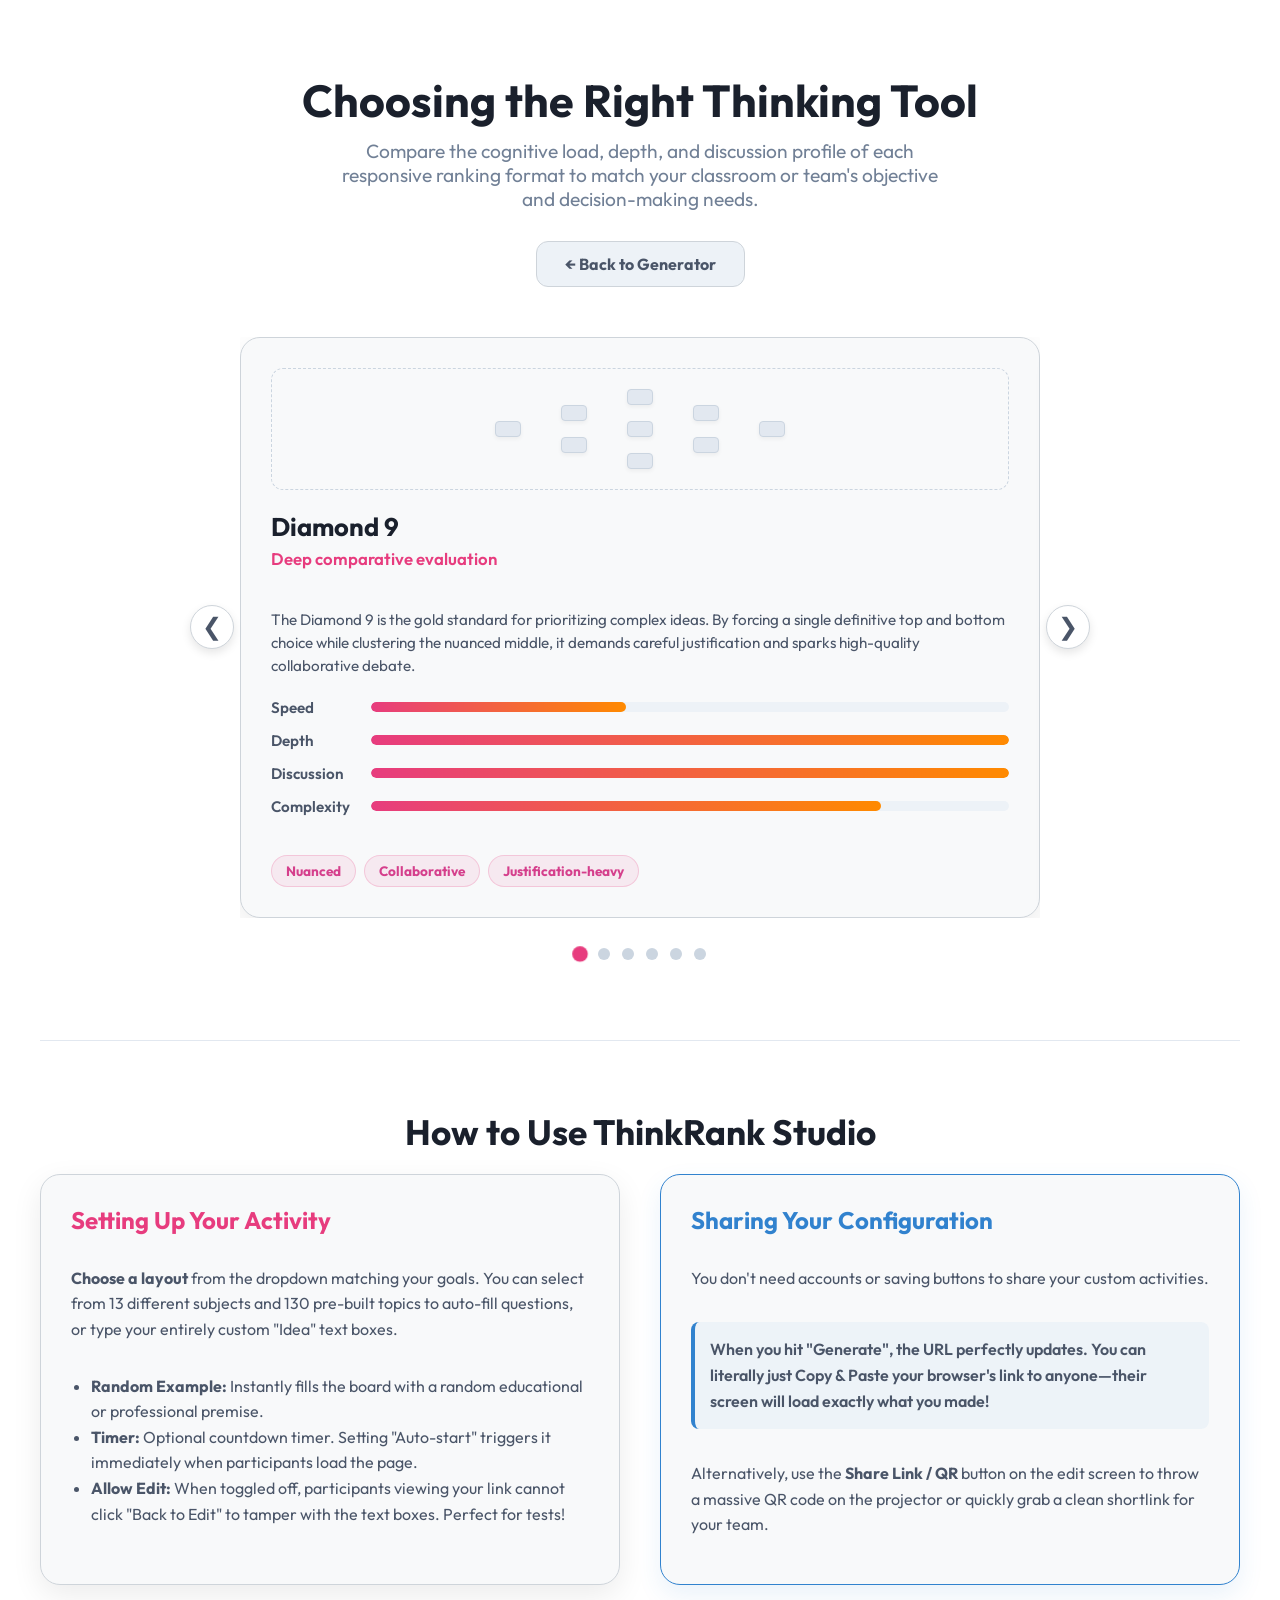
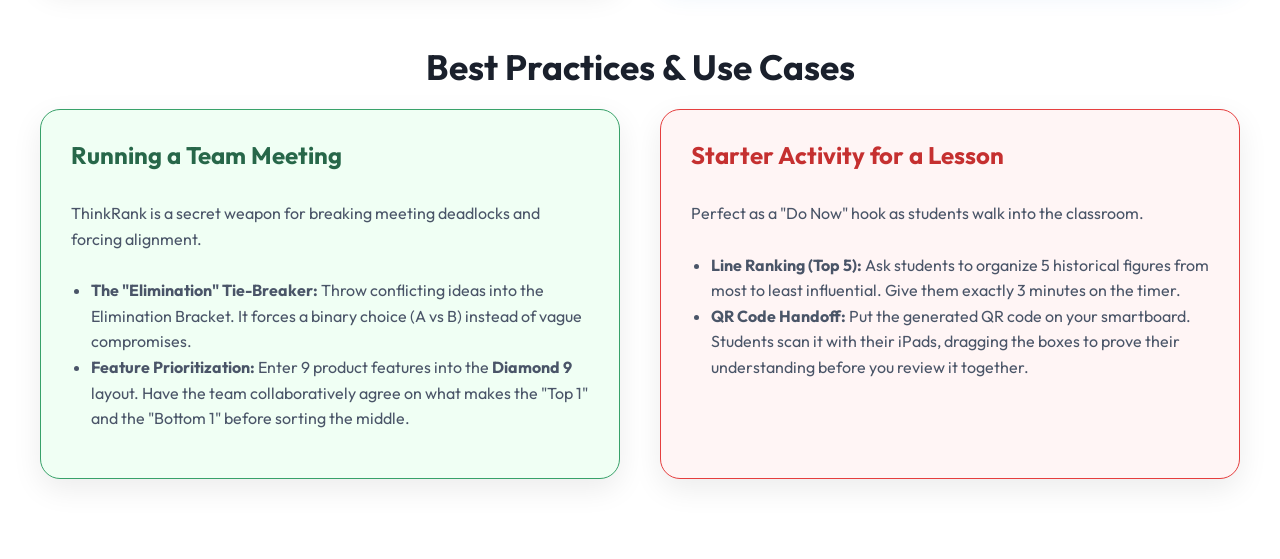
<file: guide.html>
<!DOCTYPE html>
<html lang="en">

<head>
  <meta charset="UTF-8">
  <meta name="viewport" content="width=device-width, initial-scale=1.0">
  <title>Thinking Tools Guide: Ranking Layouts</title>
  <link href="https://fonts.googleapis.com/css2?family=Outfit:wght@400;500;600;700&display=swap" rel="stylesheet">
  <link rel="stylesheet" href="css/styles.css">
  <link rel="stylesheet" href="css/guide.css">
</head>

<body>

  <div class="guide-container">
    <div class="guide-header">
      <h1>Choosing the Right Thinking Tool</h1>
      <p>Compare the cognitive load, depth, and discussion profile of each responsive ranking format to match your
        classroom or team's objective and decision-making needs.</p>
      <a href="index.html" class="btn-back">← Back to Generator</a>
    </div>

    <div class="carousel-wrapper">
      <button id="prevBtn" class="carousel-btn" aria-label="Previous format">&#10094;</button>
      
      <div class="card-grid" id="carousel">

      <!-- Diamond 9 -->
      <div class="guide-card">
        <div class="layout-preview">
          <!-- Mini D9 setup -->
          <div class="preview-box" style="top:20px; left:50%; transform:translateX(-50%);"></div>
          <div class="preview-box" style="top:36px; left:41%; transform:translateX(-50%);"></div>
          <div class="preview-box" style="top:36px; left:59%; transform:translateX(-50%);"></div>
          <div class="preview-box" style="top:52px; left:32%; transform:translateX(-50%);"></div>
          <div class="preview-box" style="top:52px; left:50%; transform:translateX(-50%);"></div>
          <div class="preview-box" style="top:52px; left:68%; transform:translateX(-50%);"></div>
          <div class="preview-box" style="top:68px; left:41%; transform:translateX(-50%);"></div>
          <div class="preview-box" style="top:68px; left:59%; transform:translateX(-50%);"></div>
          <div class="preview-box" style="top:84px; left:50%; transform:translateX(-50%);"></div>
        </div>
        <h2 class="card-title">Diamond 9</h2>
        <div class="thinking-style">Deep comparative evaluation</div>
        <p style="color: #4a5568; line-height: 1.5; font-size: 0.95rem; margin-bottom: 20px;">The Diamond 9 is the gold standard for prioritizing complex ideas. By forcing a single definitive top and bottom choice while clustering the nuanced middle, it demands careful justification and sparks high-quality collaborative debate.</p>
        <div class="ratings-container">
          <div class="rating-row">
            <div class="rating-label">Speed</div>
            <div class="rating-bar-bg">
              <div class="rating-bar-fill" style="width: 40%;"></div>
            </div>
          </div>
          <div class="rating-row">
            <div class="rating-label">Depth</div>
            <div class="rating-bar-bg">
              <div class="rating-bar-fill" style="width: 100%;"></div>
            </div>
          </div>
          <div class="rating-row">
            <div class="rating-label">Discussion</div>
            <div class="rating-bar-bg">
              <div class="rating-bar-fill" style="width: 100%;"></div>
            </div>
          </div>
          <div class="rating-row">
            <div class="rating-label">Complexity</div>
            <div class="rating-bar-bg">
              <div class="rating-bar-fill" style="width: 80%;"></div>
            </div>
          </div>
        </div>
        <div class="tags-container">
          <span class="tag">Nuanced</span><span class="tag">Collaborative</span><span
            class="tag">Justification-heavy</span>
        </div>
      </div>

      <!-- Diamond 5 -->
      <div class="guide-card">
        <div class="layout-preview">
          <!-- Mini D5 setup -->
          <div class="preview-box" style="top:20px; left:50%; transform:translateX(-50%);"></div>
          <div class="preview-box" style="top:42px; left:41%; transform:translateX(-50%);"></div>
          <div class="preview-box" style="top:42px; left:59%; transform:translateX(-50%);"></div>
          <div class="preview-box" style="top:64px; left:50%; transform:translateX(-50%);"></div>
          <div class="preview-box" style="top:86px; left:50%; transform:translateX(-50%);"></div>
        </div>
        <h2 class="card-title">Diamond 5</h2>
        <div class="thinking-style">Focused prioritisation</div>
        <p style="color: #4a5568; line-height: 1.5; font-size: 0.95rem; margin-bottom: 20px;">A streamlined version of the classic diamond shape. The Diamond 5 significantly lowers the cognitive load by reducing the variables, making it an excellent, accessible choice for younger students or rapid-fire team exercises.</p>
        <div class="ratings-container">
          <div class="rating-row">
            <div class="rating-label">Speed</div>
            <div class="rating-bar-bg">
              <div class="rating-bar-fill" style="width: 80%;"></div>
            </div>
          </div>
          <div class="rating-row">
            <div class="rating-label">Depth</div>
            <div class="rating-bar-bg">
              <div class="rating-bar-fill" style="width: 60%;"></div>
            </div>
          </div>
          <div class="rating-row">
            <div class="rating-label">Discussion</div>
            <div class="rating-bar-bg">
              <div class="rating-bar-fill" style="width: 80%;"></div>
            </div>
          </div>
          <div class="rating-row">
            <div class="rating-label">Complexity</div>
            <div class="rating-bar-bg">
              <div class="rating-bar-fill" style="width: 40%;"></div>
            </div>
          </div>
        </div>
        <div class="tags-container">
          <span class="tag">Lower cognitive load</span><span class="tag">Quick comparison</span><span
            class="tag">Accessible</span>
        </div>
      </div>

      <!-- Triangle -->
      <div class="guide-card">
        <div class="layout-preview">
          <!-- Mini Triangle setup -->
          <div class="preview-box" style="top:25px; left:50%; transform:translateX(-50%);"></div>
          <div class="preview-box" style="top:50px; left:41%; transform:translateX(-50%);"></div>
          <div class="preview-box" style="top:50px; left:59%; transform:translateX(-50%);"></div>
          <div class="preview-box" style="top:75px; left:32%; transform:translateX(-50%);"></div>
          <div class="preview-box" style="top:75px; left:50%; transform:translateX(-50%);"></div>
          <div class="preview-box" style="top:75px; left:68%; transform:translateX(-50%);"></div>
        </div>
        <h2 class="card-title">Triangle Ranking</h2>
        <div class="thinking-style">Clear hierarchy</div>
        <p style="color: #4a5568; line-height: 1.5; font-size: 0.95rem; margin-bottom: 20px;">The Triangle Layout provides a visually grounded, structured hierarchy. The wider base allows users to safely group less critical items, culminating strictly into a single, indisputable top choice at the peak.</p>
        <div class="ratings-container">
          <div class="rating-row">
            <div class="rating-label">Speed</div>
            <div class="rating-bar-bg">
              <div class="rating-bar-fill" style="width: 60%;"></div>
            </div>
          </div>
          <div class="rating-row">
            <div class="rating-label">Depth</div>
            <div class="rating-bar-bg">
              <div class="rating-bar-fill" style="width: 80%;"></div>
            </div>
          </div>
          <div class="rating-row">
            <div class="rating-label">Discussion</div>
            <div class="rating-bar-bg">
              <div class="rating-bar-fill" style="width: 80%;"></div>
            </div>
          </div>
          <div class="rating-row">
            <div class="rating-label">Complexity</div>
            <div class="rating-bar-bg">
              <div class="rating-bar-fill" style="width: 60%;"></div>
            </div>
          </div>
        </div>
        <div class="tags-container">
          <span class="tag">Structured</span><span class="tag">Balanced</span><span class="tag">Hierarchical</span>
        </div>
      </div>

      <!-- Line -->
      <div class="guide-card">
        <div class="layout-preview">
          <!-- Mini Line setup -->
          <div class="preview-box" style="top:15px; left:50%; transform:translateX(-50%);"></div>
          <div class="preview-box" style="top:35px; left:50%; transform:translateX(-50%);"></div>
          <div class="preview-box" style="top:55px; left:50%; transform:translateX(-50%);"></div>
          <div class="preview-box" style="top:75px; left:50%; transform:translateX(-50%);"></div>
          <div class="preview-box" style="top:95px; left:50%; transform:translateX(-50%);"></div>
        </div>
        <h2 class="card-title">Line Ranking</h2>
        <div class="thinking-style">Rapid judgement</div>
        <p style="color: #4a5568; line-height: 1.5; font-size: 0.95rem; margin-bottom: 20px;">The Line format offers a straightforward, top-to-bottom ladder. It completely removes the ambiguity of equal groupings found in diamonds, creating a strict, uncompromising hierarchy that is perfect for fast ranking decisions.</p>
        <div class="ratings-container">
          <div class="rating-row">
            <div class="rating-label">Speed</div>
            <div class="rating-bar-bg">
              <div class="rating-bar-fill" style="width: 100%;"></div>
            </div>
          </div>
          <div class="rating-row">
            <div class="rating-label">Depth</div>
            <div class="rating-bar-bg">
              <div class="rating-bar-fill" style="width: 40%;"></div>
            </div>
          </div>
          <div class="rating-row">
            <div class="rating-label">Discussion</div>
            <div class="rating-bar-bg">
              <div class="rating-bar-fill" style="width: 40%;"></div>
            </div>
          </div>
          <div class="rating-row">
            <div class="rating-label">Complexity</div>
            <div class="rating-bar-bg">
              <div class="rating-bar-fill" style="width: 20%;"></div>
            </div>
          </div>
        </div>
        <div class="tags-container">
          <span class="tag">Fast</span><span class="tag">Simple</span><span class="tag">Direct Ladder</span>
        </div>
      </div>

      <!-- Podium -->
      <div class="guide-card">
        <div class="layout-preview">
          <!-- Mini Podium setup -->
          <div class="preview-box" style="top:30px; left:50%; transform:translateX(-50%); width: 32px; height: 18px;">
          </div>
          <div class="preview-box" style="top:55px; left:40%; transform:translateX(-50%); width: 32px; height: 18px;">
          </div>
          <div class="preview-box" style="top:68px; left:60%; transform:translateX(-50%); width: 32px; height: 18px;">
          </div>
        </div>
        <h2 class="card-title">Podium Ranking</h2>
        <div class="thinking-style">Competitive selection</div>
        <p style="color: #4a5568; line-height: 1.5; font-size: 0.95rem; margin-bottom: 20px;">The Podium is fiercely competitive. With exclusively three available spots (1st, 2nd, and 3rd), participants are forced to ruthlessly discard the majority of their options, identifying only the absolute top-tier choices.</p>
        <div class="ratings-container">
          <div class="rating-row">
            <div class="rating-label">Speed</div>
            <div class="rating-bar-bg">
              <div class="rating-bar-fill" style="width: 100%;"></div>
            </div>
          </div>
          <div class="rating-row">
            <div class="rating-label">Depth</div>
            <div class="rating-bar-bg">
              <div class="rating-bar-fill" style="width: 60%;"></div>
            </div>
          </div>
          <div class="rating-row">
            <div class="rating-label">Discussion</div>
            <div class="rating-bar-bg">
              <div class="rating-bar-fill" style="width: 60%;"></div>
            </div>
          </div>
          <div class="rating-row">
            <div class="rating-label">Complexity</div>
            <div class="rating-bar-bg">
              <div class="rating-bar-fill" style="width: 40%;"></div>
            </div>
          </div>
        </div>
        <div class="tags-container">
          <span class="tag">Competitive</span><span class="tag">Top-choice</span><span class="tag">Engaging</span>
        </div>
      </div>

      <!-- Elimination -->
      <div class="guide-card">
        <div class="layout-preview">
          <!-- Mini Elim setup -->
          <div style="font-size:12px; font-weight:bold; color:#718096; position:absolute; top:20px;">1 VS 1</div>
          <div class="preview-box" style="top:50px; left:41%; transform:translateX(-50%); width: 32px; height: 18px;">
          </div>
          <div class="preview-box" style="top:50px; left:59%; transform:translateX(-50%); width: 32px; height: 18px;">
          </div>
          <div class="trash-zone">TRASH</div>
        </div>
        <h2 class="card-title">Elimination Mode</h2>
        <div class="thinking-style">Argumentative evaluation</div>
        <p style="color: #4a5568; line-height: 1.5; font-size: 0.95rem; margin-bottom: 20px;">Built like a tournament bracket, the Elimination format pits two ideas head-to-head in an argumentative battle. Users actively defend their preferred choice and aggressively drag the 'loser' into the trash until one remains.</p>
        <div class="ratings-container">
          <div class="rating-row">
            <div class="rating-label">Speed</div>
            <div class="rating-bar-bg">
              <div class="rating-bar-fill" style="width: 80%;"></div>
            </div>
          </div>
          <div class="rating-row">
            <div class="rating-label">Depth</div>
            <div class="rating-bar-bg">
              <div class="rating-bar-fill" style="width: 80%;"></div>
            </div>
          </div>
          <div class="rating-row">
            <div class="rating-label">Discussion</div>
            <div class="rating-bar-bg">
              <div class="rating-bar-fill" style="width: 100%;"></div>
            </div>
          </div>
          <div class="rating-row">
            <div class="rating-label">Complexity</div>
            <div class="rating-bar-bg">
              <div class="rating-bar-fill" style="width: 60%;"></div>
            </div>
          </div>
        </div>
        <div class="tags-container">
          <span class="tag">Debate-driven</span><span class="tag">Defensive</span><span class="tag">Tournament</span>
        </div>
      </div>

      </div>
      <button id="nextBtn" class="carousel-btn" aria-label="Next format">&#10095;</button>
    </div>
    
    <div class="carousel-indicators" id="dotsContainer"></div>

    <!-- NEW GUIDE SECTION -->
    <div class="guide-manual" style="margin-top: 80px; padding-top: 40px; border-top: 1px solid #e2e8f0; animation: fadeIn 0.8s ease forwards;">
      <h2 style="font-size: 2.2rem; color: var(--text); margin-bottom: 20px; text-align: center;">How to Use ThinkRank Studio</h2>
      
      <div style="display: grid; grid-template-columns: repeat(auto-fit, minmax(300px, 1fr)); gap: 40px; margin-bottom: 60px;">
        <div class="guide-card" style="flex: unset; scroll-snap-align: none;">
          <h3 style="font-size: 1.5rem; color: #e73c7e; margin-top: 0; margin-bottom: 15px;">Setting Up Your Activity</h3>
          <p style="color: #4a5568; line-height: 1.6; margin-bottom: 15px;"><strong>Choose a layout</strong> from the dropdown matching your goals. You can select from 13 different subjects and 130 pre-built topics to auto-fill questions, or type your entirely custom "Idea" text boxes.</p>
          <ul style="color: #4a5568; line-height: 1.6; padding-left: 20px;">
            <li><strong>Random Example:</strong> Instantly fills the board with a random educational or professional premise.</li>
            <li><strong>Timer:</strong> Optional countdown timer. Setting "Auto-start" triggers it immediately when participants load the page.</li>
            <li><strong>Allow Edit:</strong> When toggled off, participants viewing your link cannot click "Back to Edit" to tamper with the text boxes. Perfect for tests!</li>
          </ul>
        </div>

        <div class="guide-card" style="flex: unset; border-color: #3182ce; box-shadow: 0 10px 25px rgba(49, 130, 206, 0.1); scroll-snap-align: none;">
          <h3 style="font-size: 1.5rem; color: #3182ce; margin-top: 0; margin-bottom: 15px;">Sharing Your Configuration</h3>
          <p style="color: #4a5568; line-height: 1.6; margin-bottom: 15px;">You don't need accounts or saving buttons to share your custom activities.</p>
          <p style="color: #4a5568; line-height: 1.6; font-weight: 600; padding: 15px; background: rgba(49, 130, 206, 0.05); border-radius: 8px; border-left: 4px solid #3182ce;">
            When you hit "Generate", the URL perfectly updates. You can literally just Copy & Paste your browser's link to anyone—their screen will load exactly what you made!
          </p>
          <p style="color: #4a5568; line-height: 1.6;">Alternatively, use the <strong>Share Link / QR</strong> button on the edit screen to throw a massive QR code on the projector or quickly grab a clean shortlink for your team.</p>
        </div>
      </div>

      <h2 style="font-size: 2.2rem; color: var(--text); margin-bottom: 20px; text-align: center;">Best Practices & Use Cases</h2>

      <div style="display: grid; grid-template-columns: repeat(auto-fit, minmax(300px, 1fr)); gap: 40px; margin-bottom: 40px;">
        <div class="guide-card" style="flex: unset; background: #f0fff4; border-color: #38a169; scroll-snap-align: none;">
          <h3 style="font-size: 1.5rem; color: #276749; margin-top: 0; margin-bottom: 15px;">Running a Team Meeting</h3>
          <p style="color: #4a5568; line-height: 1.6; margin-bottom: 10px;">ThinkRank is a secret weapon for breaking meeting deadlocks and forcing alignment.</p>
          <ul style="color: #4a5568; line-height: 1.6; padding-left: 20px;">
            <li><strong>The "Elimination" Tie-Breaker:</strong> Throw conflicting ideas into the Elimination Bracket. It forces a binary choice (A vs B) instead of vague compromises.</li>
            <li><strong>Feature Prioritization:</strong> Enter 9 product features into the <strong>Diamond 9</strong> layout. Have the team collaboratively agree on what makes the "Top 1" and the "Bottom 1" before sorting the middle.</li>
          </ul>
        </div>

        <div class="guide-card" style="flex: unset; background: #fff5f5; border-color: #e53e3e; scroll-snap-align: none;">
          <h3 style="font-size: 1.5rem; color: #c53030; margin-top: 0; margin-bottom: 15px;">Starter Activity for a Lesson</h3>
          <p style="color: #4a5568; line-height: 1.6; margin-bottom: 10px;">Perfect as a "Do Now" hook as students walk into the classroom.</p>
          <ul style="color: #4a5568; line-height: 1.6; padding-left: 20px;">
            <li><strong>Line Ranking (Top 5):</strong> Ask students to organize 5 historical figures from most to least influential. Give them exactly 3 minutes on the timer.</li>
            <li><strong>QR Code Handoff:</strong> Put the generated QR code on your smartboard. Students scan it with their iPads, dragging the boxes to prove their understanding before you review it together.</li>
          </ul>
        </div>
      </div>
    </div>

  </div>

  <script>
    const carousel = document.getElementById('carousel');
    const cards = carousel.querySelectorAll('.guide-card');
    const prevBtn = document.getElementById('prevBtn');
    const nextBtn = document.getElementById('nextBtn');
    const dotsContainer = document.getElementById('dotsContainer');
    
    // Create dots
    cards.forEach((_, idx) => {
      const dot = document.createElement('div');
      dot.classList.add('dot');
      if (idx === 0) dot.classList.add('active');
      dot.addEventListener('click', () => {
        carousel.scrollTo({ left: carousel.clientWidth * idx, behavior: 'smooth' });
      });
      dotsContainer.appendChild(dot);
    });
    
    const dots = document.querySelectorAll('.dot');
    
    // Update active dot on scroll
    carousel.addEventListener('scroll', () => {
      const index = Math.round(carousel.scrollLeft / carousel.clientWidth);
      dots.forEach(dot => dot.classList.remove('active'));
      if(dots[index]) dots[index].classList.add('active');
    });
    
    // Nav buttons
    prevBtn.addEventListener('click', () => {
      carousel.scrollBy({ left: -carousel.clientWidth, behavior: 'smooth' });
    });
    nextBtn.addEventListener('click', () => {
      carousel.scrollBy({ left: carousel.clientWidth, behavior: 'smooth' });
    });
  </script>

  <script async defer src="https://scripts.simpleanalyticscdn.com/latest.js"></script>
  <noscript><img src="https://queue.simpleanalyticscdn.com/noscript.gif" alt="" referrerpolicy="no-referrer-when-downgrade" /></noscript>
</body>

</html>
</file>
<file: css/styles.css>
:root {
      --primary: #ffffff;
      --text: #1a202c;
      --card-bg: #f8f9fa;
      --card-border: #ced4da;
      --slot-border: #adb5bd;
    }

    body {
      margin: 0;
      padding: 0;
      font-family: 'Outfit', sans-serif;
      /* High contrast white background for projection */
      background: #ffffff;
      color: var(--text);
      min-height: 100vh;
      display: flex;
      flex-direction: column;
      align-items: center;
      overflow-x: hidden;
    }


    h1 {
      margin-top: 2rem;
      font-weight: 700;
      font-size: 2.5rem;
      color: var(--text);
      text-align: center;
      padding: 0 1rem;
    }
    
    .instructions {
      text-align: center;
      max-width: 600px;
      margin: 0 auto 1.5rem auto;
      color: #4a5568;
      font-size: 1.1rem;
      line-height: 1.5;
      padding: 0 1rem;
    }
    
    .instructions strong {
      color: var(--text);
    }

    /* Glassmorphism Input Container */
    #inputContainer {
      background: var(--card-bg);
      border: 1px solid var(--card-border);
      border-radius: 20px;
      padding: 2rem;
      box-shadow: 0 4px 12px rgba(0, 0, 0, 0.05);
      display: flex;
      flex-direction: column;
      gap: 15px;
      width: 90%;
      max-width: 600px;
      margin-top: 1rem;
      animation: fadeIn 0.8s ease forwards;
    }

    .inputGrid {
      display: grid;
      grid-template-columns: repeat(3, 1fr);
      gap: 16px;
    }

    .textBox {
      padding: 12px 15px;
      border-radius: 12px;
      border: 1px solid var(--card-border);
      background: #ffffff;
      color: var(--text);
      font-size: 15px;
      font-family: 'Outfit', sans-serif;
      outline: none;
      transition: all 0.3s ease;
    }

    .textBox::placeholder {
      color: #a0aec0;
    }

    .textBox:focus {
      border-color: #e73c7e;
      box-shadow: 0 0 0 2px rgba(231,60,126,0.3);
    }

    select.textBox {
      cursor: pointer;
      appearance: none;
      -webkit-appearance: none;
      -moz-appearance: none;
      background-image: url('data:image/svg+xml;utf8,<svg fill="%231a202c" height="24" viewBox="0 0 24 24" width="24" xmlns="http://www.w3.org/2000/svg"><path d="M7 10l5 5 5-5z"/><path d="M0 0h24v24H0z" fill="none"/></svg>');
      background-repeat: no-repeat;
      background-position: right 10px top 50%;
      padding-right: 30px;
    }
    
    select.textBox option {
      background-color: #ffffff;
      color: var(--text);
    }

    .button-group {
      display: flex;
      gap: 16px;
      margin-top: 15px;
    }
    
    .button-group button {
      flex: 1;
    }

    button.randomBtn {
      background: #edf2f7;
      color: #4a5568;
      border: 1px solid var(--card-border);
      padding: 14px;
      border-radius: 12px;
      font-weight: 700;
      font-size: 16px;
      font-family: 'Outfit', sans-serif;
      cursor: pointer;
      transition: all 0.3s ease;
    }

    button.randomBtn:hover {
      background: #e2e8f0;
      color: var(--text);
      transform: translateY(-2px);
    }
    
    button.randomBtn:active {
      transform: translateY(1px);
    }

    button.presetBtn {
      background: #edf2f7;
      color: #4a5568;
      border: 1px solid var(--card-border);
      padding: 6px 12px;
      border-radius: 6px;
      font-weight: 600;
      font-size: 14px;
      font-family: 'Outfit', sans-serif;
      cursor: pointer;
      transition: all 0.2s ease;
    }

    button.presetBtn:hover {
      background: #e2e8f0;
      color: var(--text);
    }

    button.makeBtn {
      background: #e73c7e;
      color: #fff;
      border: none;
      padding: 14px;
      border-radius: 12px;
      font-weight: 700;
      font-size: 18px;
      font-family: 'Outfit', sans-serif;
      cursor: pointer;
      transition: all 0.3s cubic-bezier(0.25, 0.8, 0.25, 1);
      margin-top: 10px;
      box-shadow: 0 4px 6px rgba(0,0,0,0.1);
    }

    button.makeBtn:hover {
      transform: translateY(-3px);
      box-shadow: 0 7px 14px rgba(0,0,0,0.15);
    }
    
    button.makeBtn:active {
      transform: translateY(1px);
    }

    /* Container for the Diamond 9 */
    #container {
      position: relative;
      width: 95%;
      max-width: 800px;
      height: 700px;
      margin: 1rem auto 3rem auto;
      background: #ffffff;
      border-radius: 24px;
      border: 2px solid var(--card-border);
      box-shadow: 0 10px 30px rgba(0, 0, 0, 0.05);
      display: none; /* hidden until Make button is clicked */
      overflow: hidden; /* keep draggables visible comfortably within bounds */
    }

    .background-box {
      position: absolute;
      width: 140px;
      height: 70px;
      border: 2px dashed var(--slot-border);
      border-radius: 16px;
      background: #f8f9fa;
      transform: translateX(-50%);
    }

    /* Diamond 9 Absolute Positioning */
    .background-box:nth-child(1) { top: 12%; left: 50%; }
    
    .background-box:nth-child(2) { top: 27%; left: 35%; }
    .background-box:nth-child(3) { top: 27%; left: 65%; }
    
    .background-box:nth-child(4) { top: 42%; left: 20%; }
    .background-box:nth-child(5) { top: 42%; left: 50%; }
    .background-box:nth-child(6) { top: 42%; left: 80%; }
    
    .background-box:nth-child(7) { top: 57%; left: 35%; }
    .background-box:nth-child(8) { top: 57%; left: 65%; }
    
    .background-box:nth-child(9) { top: 72%; left: 50%; }

    .label {
      position: absolute;
      font-weight: 700;
      text-transform: uppercase;
      letter-spacing: 3px;
      color: #718096;
      font-size: 16px;
      width: 100%;
      text-align: center;
    }
    
    .label.top { top: 4%; }
    .label.bottom { top: 88%; }

    /* Draggable items */
    .draggable {
      position: absolute;
      z-index: 9;
      width: 140px;
      height: 70px;
      background: #ffffff;
      color: var(--text);
      border-radius: 16px;
      border: 2px solid var(--card-border);
      display: flex;
      justify-content: center;
      align-items: center;
      font-weight: 600;
      font-size: 15px;
      box-shadow: 0 4px 6px rgba(0,0,0,0.05);
      cursor: grab;
      user-select: none;
      touch-action: none; /* Crucial for touch dragging */
      transition: box-shadow 0.2s, transform 0.2s, border-color 0.2s;
      text-align: center;
      padding: 0 10px;
      box-sizing: border-box;
      word-break: break-word;
      line-height: 1.2;
    }

    .draggable:hover {
      box-shadow: 0 6px 12px rgba(0,0,0,0.1);
      transform: translateY(-2px);
      border-color: #adb5bd;
    }

    .draggable.dragging {
      cursor: grabbing;
      transform: scale(1.05);
      box-shadow: 0 15px 25px rgba(0,0,0,0.15);
      border-color: #e73c7e;
      transition: none; /* Smooth drag */
      z-index: 100 !important;
    }

    @keyframes fadeIn {
      from { opacity: 0; transform: translateY(20px); }
      to { opacity: 1; transform: translateY(0); }
    }

    /* Responsive Design */
    @media (max-width: 768px) {
      .inputGrid { grid-template-columns: 1fr; }
      
      .background-box {
        width: 90px;
        height: 50px;
      }
      .draggable {
        width: 90px;
        height: 50px;
        font-size: 12px;
        border-radius: 12px;
      }
      
      #container { height: 550px; }
      
      .background-box:nth-child(1) { top: 12%; left: 50%; }
      .background-box:nth-child(2) { top: 26%; left: 32%; }
      .background-box:nth-child(3) { top: 26%; left: 68%; }
      .background-box:nth-child(4) { top: 40%; left: 14%; }
      .background-box:nth-child(5) { top: 40%; left: 50%; }
      .background-box:nth-child(6) { top: 40%; left: 86%; }
      .background-box:nth-child(7) { top: 54%; left: 32%; }
      .background-box:nth-child(8) { top: 54%; left: 68%; }
      .background-box:nth-child(9) { top: 68%; left: 50%; }
    }

    /* Print styling */
    @media print {
      body {
        background: none !important;
        background-color: #fff !important;
        color: #000 !important;
        -webkit-print-color-adjust: exact;
        print-color-adjust: exact;
      }
      
      h1, #generatedTopic {
        color: #000 !important;
        text-shadow: none !important;
      }

      #container {
        border: none !important;
        box-shadow: none !important;
        background: transparent !important;
        backdrop-filter: none !important;
      }

      .label {
        color: #000 !important;
        text-shadow: none !important;
      }

      .draggable {
        box-shadow: none !important;
        border: 2px solid #000 !important;
        background: #fff !important;
        color: #000 !important;
      }

      .background-box {
        border: 2px dashed #aaa !important;
        background: transparent !important;
      }

      #inputContainer, #footerActions button {
        display: none !important;
      }
    }

    .ratings-container {
      margin-bottom: 20px;
      width: 100%;
    }
    .rating-row {
      display: flex;
      align-items: center;
      margin-bottom: 12px;
    }
    .rating-label {
      width: 90px;
      font-size: 0.95rem;
      font-weight: 600;
      color: #4a5568;
      text-align: left;
    }
    .rating-bar-bg {
      flex-grow: 1;
      height: 8px;
      background: #edf2f7;
      border-radius: 4px;
      overflow: hidden;
      position: relative;
    }
    .rating-bar-fill {
      height: 100%;
      border-radius: 4px;
      background: linear-gradient(90deg, #e73c7e, #ff8a00);
      width: 0%;
      transition: width 1s cubic-bezier(0.175, 0.885, 0.32, 1.275);
    }
    .tags-container {
      display: flex;
      flex-wrap: wrap;
      gap: 8px;
      justify-content: flex-start;
    }
    .tag {
      background: rgba(231, 60, 126, 0.08);
      color: #d53f8c;
      padding: 6px 14px;
      border-radius: 20px;
      font-size: 0.85rem;
      font-weight: 700;
      border: 1px solid rgba(231, 60, 126, 0.2);
    }
    
    .tool-slider {
      flex-grow: 1;
      -webkit-appearance: none;
      appearance: none;
      height: 10px;
      background: #edf2f7;
      border-radius: 5px;
      outline: none;
      cursor: pointer;
    }
    .tool-slider::-webkit-slider-thumb {
      -webkit-appearance: none;
      appearance: none;
      width: 20px;
      height: 20px;
      border-radius: 50%;
      background: #e73c7e;
      cursor: pointer;
      box-shadow: 0 4px 8px rgba(231,60,126,0.3);
      transition: transform 0.1s cubic-bezier(0.175, 0.885, 0.32, 1.275);
    }
    .tool-slider::-webkit-slider-thumb:hover {
      transform: scale(1.2);
    }
    .tool-slider::-moz-range-thumb {
      width: 20px;
      height: 20px;
      border-radius: 50%;
      background: #e73c7e;
      cursor: pointer;
      box-shadow: 0 4px 8px rgba(231,60,126,0.3);
      border: none;
      transition: transform 0.1s cubic-bezier(0.175, 0.885, 0.32, 1.275);
    }
    .tool-slider::-moz-range-thumb:hover {
      transform: scale(1.2);
    }

    .copyright {
      margin-top: 1rem;
      margin-bottom: 2rem;
      text-align: center;
      color: #718096;
      font-size: 0.95rem;
      display: flex;
      align-items: center;
      justify-content: center;
      gap: 10px;
      flex-wrap: wrap;
      font-weight: 500;
    }

    .cc-icons {
      display: flex;
      gap: 4px;
      align-items: center;
    }

    .cc-icons img {
      height: 22px;
      opacity: 0.7;
      transition: opacity 0.2s ease;
    }

    .cc-icons:hover img {
      opacity: 1;
    }
</file>
<file: css/guide.css>
/* Guide Page Specific Styles */
.guide-container {
  max-width: 1200px;
  margin: 0 auto;
  padding: 40px 20px;
  animation: fadeIn 0.6s ease forwards;
}
.guide-header {
  text-align: center;
  margin-bottom: 50px;
}
.guide-header h1 {
  font-size: 2.8rem;
  margin-bottom: 10px;
  color: var(--text);
  font-weight: 700;
}
.guide-header p {
  font-size: 1.2rem;
  color: #718096;
  max-width: 600px;
  margin: 0 auto;
}
.carousel-wrapper {
  position: relative;
  max-width: 800px;
  margin: 0 auto;
  padding: 0 50px;
}
.card-grid {
  display: flex;
  gap: 20px;
  overflow-x: auto;
  scroll-snap-type: x mandatory;
  scroll-behavior: smooth;
  scrollbar-width: none; /* Firefox */
}
.card-grid::-webkit-scrollbar {
  display: none; /* Safari and Chrome */
}
.guide-card {
  flex: 0 0 100%;
  scroll-snap-align: center;
  background: var(--card-bg);
  border: 1px solid var(--card-border);
  border-radius: 20px;
  padding: 30px;
  box-shadow: 0 10px 30px rgba(0, 0, 0, 0.08);
  transition: transform 0.3s ease, box-shadow 0.3s ease;
  display: flex;
  flex-direction: column;
  box-sizing: border-box;
}
.guide-card:hover {
  transform: translateY(-5px);
  box-shadow: 0 15px 35px rgba(231, 60, 126, 0.15); 
  border-color: #e73c7e;
}
.carousel-btn {
  position: absolute;
  top: 50%;
  transform: translateY(-50%);
  background: #ffffff;
  border: 1px solid var(--card-border);
  width: 44px;
  height: 44px;
  border-radius: 50%;
  font-size: 1.5rem;
  color: #4a5568;
  cursor: pointer;
  display: flex;
  align-items: center;
  justify-content: center;
  box-shadow: 0 4px 10px rgba(0,0,0,0.1);
  transition: all 0.2s ease;
  z-index: 10;
}
.carousel-btn:hover {
  background: #e73c7e;
  border-color: #e73c7e;
  color: white;
}
#prevBtn { left: 0; }
#nextBtn { right: 0; }
.carousel-indicators {
  display: flex;
  justify-content: center;
  gap: 12px;
  margin-top: 30px;
}
.dot {
  width: 12px;
  height: 12px;
  border-radius: 50%;
  background: #cbd5e0;
  cursor: pointer;
  transition: background 0.3s ease, transform 0.3s ease;
}
.dot.active {
  background: #e73c7e;
  transform: scale(1.3);
}
.layout-preview {
  height: 120px;
  background: #f8f9fa;
  border-radius: 12px;
  margin-bottom: 20px;
  display: flex;
  align-items: center;
  justify-content: center;
  position: relative;
  overflow: hidden;
  border: 1px dashed #cbd5e0;
}
.card-title {
  font-size: 1.6rem;
  font-weight: 700;
  color: var(--text);
  margin-top: 0;
  margin-bottom: 5px;
}
.thinking-style {
  font-size: 1.05rem;
  color: #e73c7e;
  font-weight: 600;
  margin-bottom: 25px;
}
.ratings-container {
  margin-bottom: 25px;
  flex-grow: 1;
}
.rating-row {
  display: flex;
  align-items: center;
  margin-bottom: 14px;
}
.rating-label {
  width: 100px;
  font-size: 0.95rem;
  font-weight: 600;
  color: #4a5568;
}
.rating-bar-bg {
  flex-grow: 1;
  height: 10px;
  background: #edf2f7;
  border-radius: 5px;
  overflow: hidden;
  position: relative;
}
.rating-bar-fill {
  height: 100%;
  border-radius: 5px;
  background: linear-gradient(90deg, #e73c7e, #ff8a00);
  transform-origin: left;
  animation: growBar 1.2s cubic-bezier(0.175, 0.885, 0.32, 1.275) forwards;
}
@keyframes growBar {
  from { transform: scaleX(0); }
  to { transform: scaleX(1); }
}
.tags-container {
  display: flex;
  flex-wrap: wrap;
  gap: 8px;
}
.tag {
  background: rgba(231, 60, 126, 0.08);
  color: #d53f8c;
  padding: 6px 14px;
  border-radius: 20px;
  font-size: 0.85rem;
  font-weight: 700;
  border: 1px solid rgba(231, 60, 126, 0.2);
}

/* Specific CSS Previews */
.preview-box {
  background: #e2e8f0;
  border: 1px solid #cbd5e0;
  border-radius: 4px;
  position: absolute;
  box-shadow: 0 2px 4px rgba(0,0,0,0.05);
  width: 24px;
  height: 14px;
}
.trash-zone {
  position: absolute;
  bottom: 10px;
  width: 80px;
  height: 20px;
  border: 1px dashed #e53e3e;
  border-radius: 4px;
  background: rgba(229, 62, 62, 0.1);
  display: flex;
  align-items: center;
  justify-content: center;
  font-size: 10px;
  color: #e53e3e;
  font-weight: bold;
}
.btn-back {
  display: inline-block;
  margin-top: 30px;
  padding: 12px 28px;
  font-size: 16px;
  background: #edf2f7;
  color: #4a5568;
  border: 1px solid var(--card-border);
  border-radius: 12px;
  text-decoration: none;
  font-weight: 700;
  transition: all 0.2s;
}
.btn-back:hover {
  background: #e2e8f0;
  color: #1a202c;
  transform: translateY(-2px);
}
</file>
